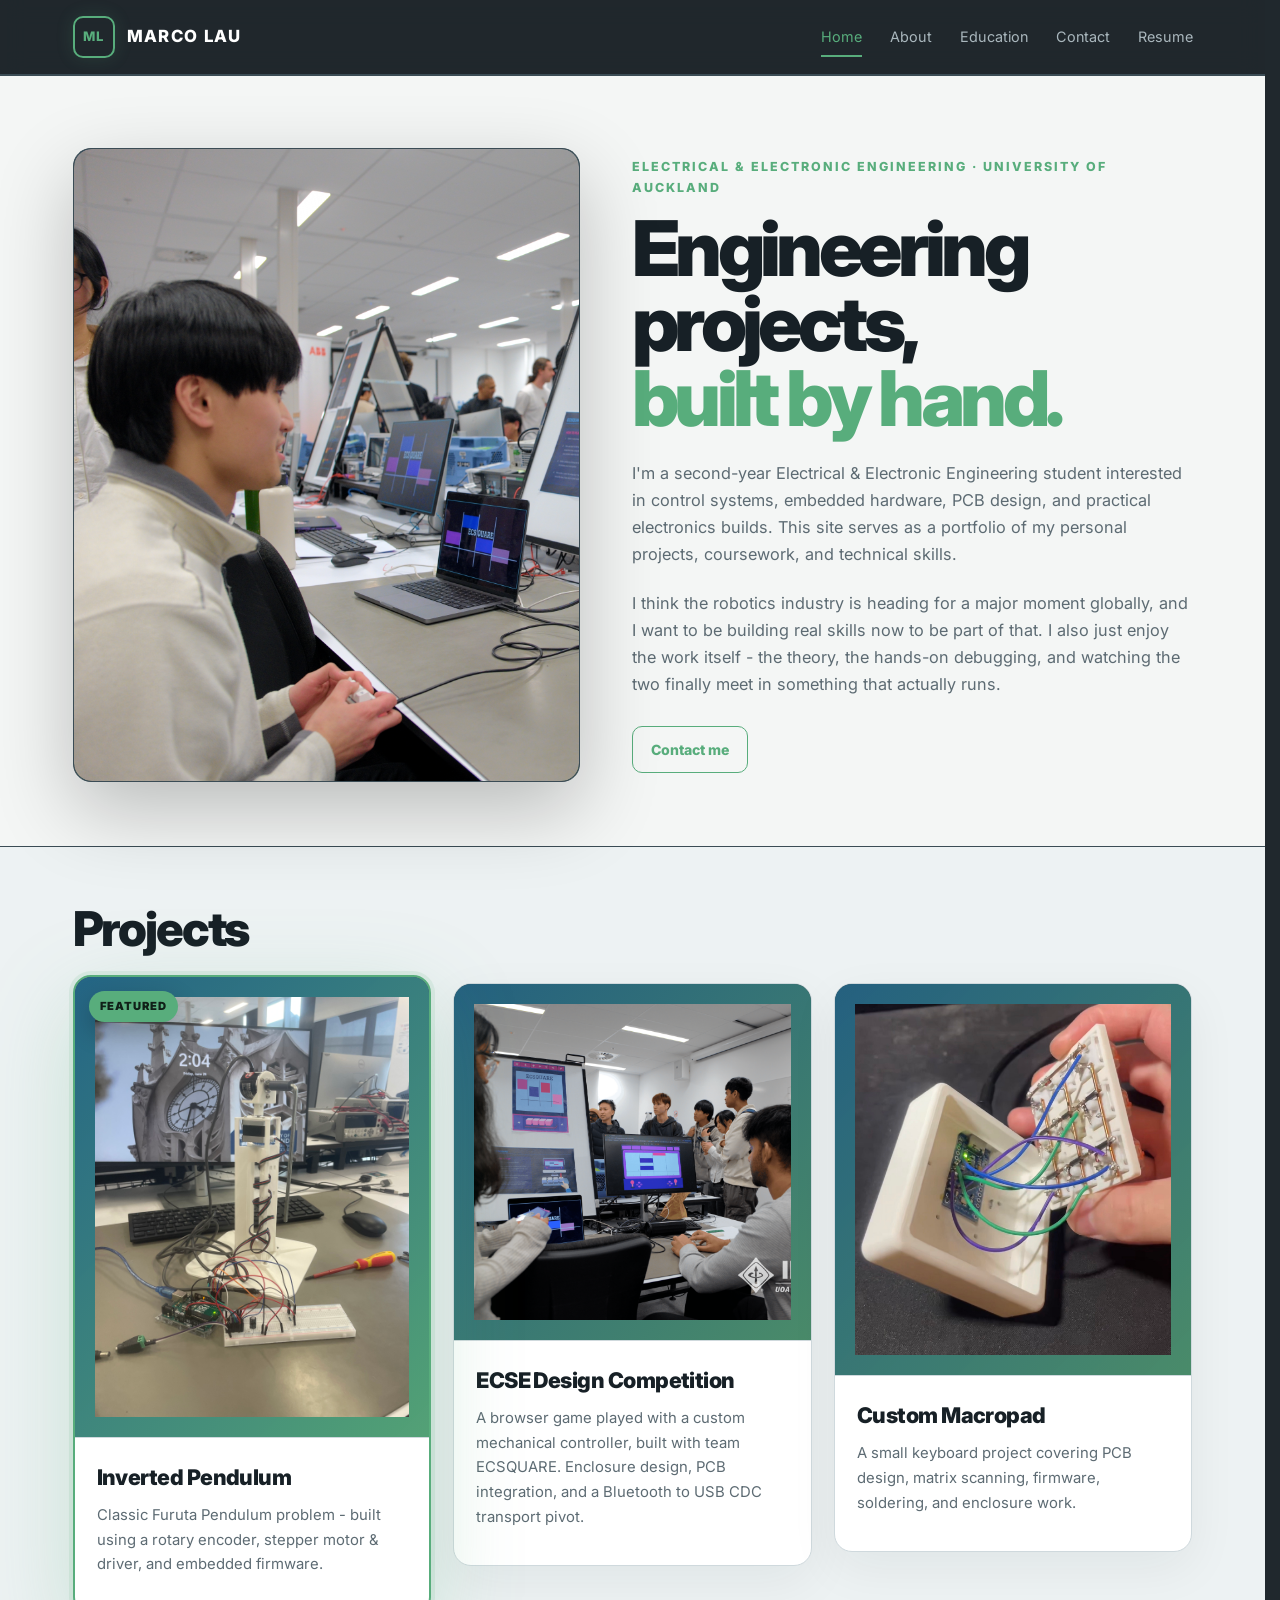
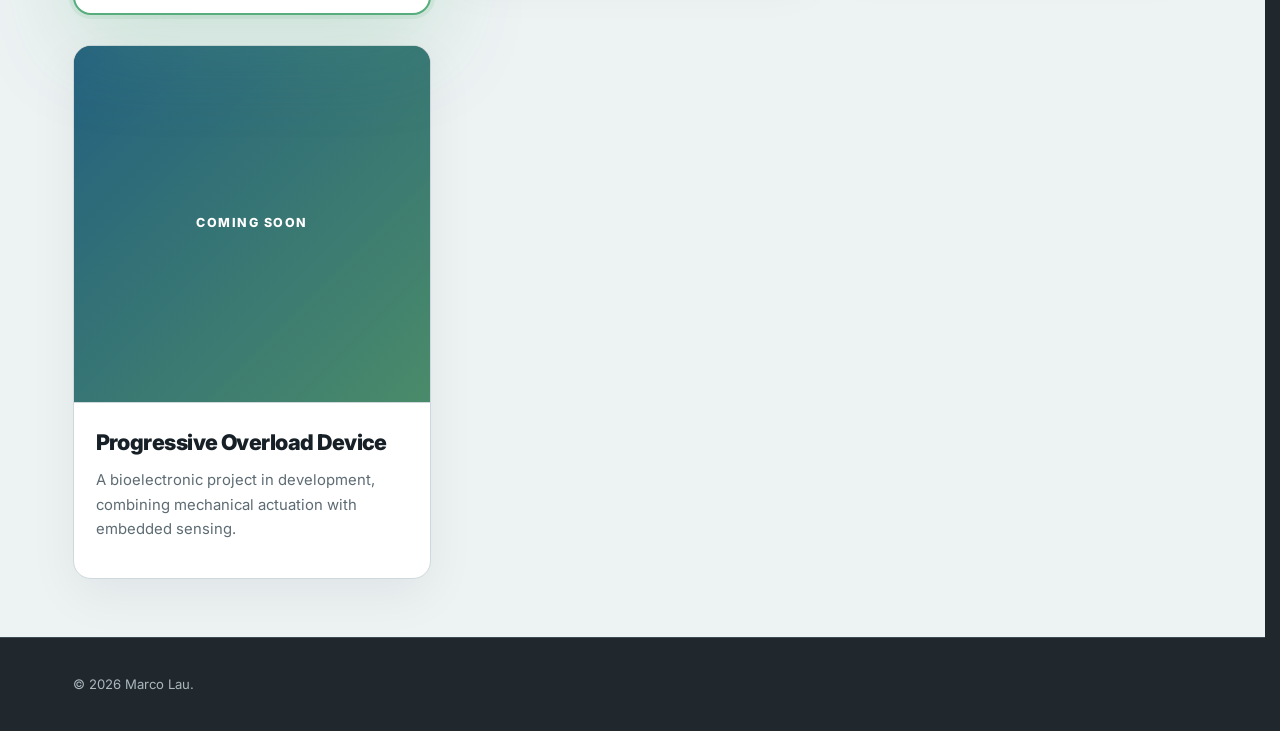
<file: index.html>
<!DOCTYPE html>
<html lang="en">

<head>
  <meta charset="UTF-8">
  <meta name="viewport" content="width=device-width, initial-scale=1.0">
  <title>Marco Lau | Home</title>
  <meta name="description"
    content="Marco Lau — second-year Electrical Engineering student at the University of Auckland. Control systems, embedded firmware, PCB design, and hands-on prototyping.">
  <link rel="preconnect" href="https://fonts.googleapis.com">
  <link rel="preconnect" href="https://fonts.gstatic.com" crossorigin>
  <link
    href="https://fonts.googleapis.com/css2?family=Inter:wght@400;500;600;700&family=Playfair+Display:wght@600;700&display=swap"
    rel="stylesheet">
  <link rel="stylesheet" href="style.css">
</head>

<body>
  <header class="site-header">
    <div class="wrap nav">
      <a class="brand" href="index.html" aria-label="Home">
        <span class="brand-mark">ML</span>
        <span>Marco Lau</span>
      </a>
      <nav class="nav-links" aria-label="Main navigation">
        <a class="active" href="index.html">Home</a>
        <a href="about.html">About</a>
        <a href="education.html">Education</a>
        <a href="contact.html">Contact</a>
        <a href="resume.html">Resume</a>
      </nav>
    </div>
  </header>

  <main>
    <section class="hero">
      <div class="wrap hero-grid">
        <div class="hero-photo">
          <img src="ECSE_Design_Comp_21.png" alt="Me at the ECSE Design Competition">
        </div>
        <div>
          <div class="kicker">Electrical & Electronic Engineering · University of Auckland</div>
          <h1>Engineering projects, <span>built by hand.</span></h1>
          <p class="intro">
            I'm a second-year Electrical & Electronic Engineering student interested in control systems,
            embedded hardware, PCB design, and practical electronics builds. This site serves as a
            portfolio of my personal projects, coursework, and technical skills.
          </p>
          <p class="intro">
            I think the robotics industry is heading for a major moment globally, and I want
            to be building real skills now to be part of that. I also just enjoy the work itself -
            the theory, the hands-on debugging, and watching the two finally meet in something
            that actually runs.
          </p>
          <div class="quick-links">
            <a class="button secondary" href="contact.html">Contact me</a>
          </div>
        </div>
      </div>
    </section>

    <section>
      <div class="wrap">
        <div class="section-title">
          <h2>Projects</h2>
        </div>
        <div class="project-grid">
          <a class="project-card-link" href="rotary-pendulum.html">
            <article class="project-card highlighted-project">
              <div class="project-image"><span class="featured-label">Featured</span><img src="MainFurutaPic.jpg"
                  alt="Furuta pendulum project"></div>
              <div class="project-body">
                <h3>Inverted Pendulum</h3>
                <p>
                  Classic Furuta Pendulum problem - built using a rotary encoder, stepper motor & driver, and embedded
                  firmware.
                </p>

              </div>
            </article>
          </a>
          <a class="project-card-link" href="ecse-design-comp.html">
            <article class="project-card">
              <div class="project-image"><img src="ECSE_Design_Comp_34 (1).png" alt="ECSE Design Competition project"></div>
              <div class="project-body">
                <h3>ECSE Design Competition</h3>
                <p>
                  A browser game played with a custom mechanical controller, built with team ECSQUARE.
                  Enclosure design, PCB integration, and a Bluetooth to USB CDC transport pivot.
                </p>

              </div>
            </article>
          </a>
          <a class="project-card-link" href="macropad.html">
            <article class="project-card">
              <div class="project-image"><img src="MacroPad1.png" alt="Furuta pendulum project"></div>
              <div class="project-body">
                <h3>Custom Macropad</h3>
                <p>A small keyboard project covering PCB design, matrix scanning,
                  firmware, soldering, and enclosure work.</p>

              </div>
            </article>
          </a>
          <a class="project-card-link" href="overload-device.html">
            <article class="project-card">
              <div class="project-image">coming soon</div>
              <div class="project-body">
                <h3>Progressive Overload Device</h3>
                <p>A bioelectronic project in development, combining mechanical actuation with embedded sensing.</p>

              </div>
            </article>
          </a>
        </div>
      </div>
    </section>
  </main>

  <footer>
    <div class="wrap">
      <p class="small-print">© 2026 Marco Lau.</p>
    </div>
  </footer>
</body>

</html>
</file>
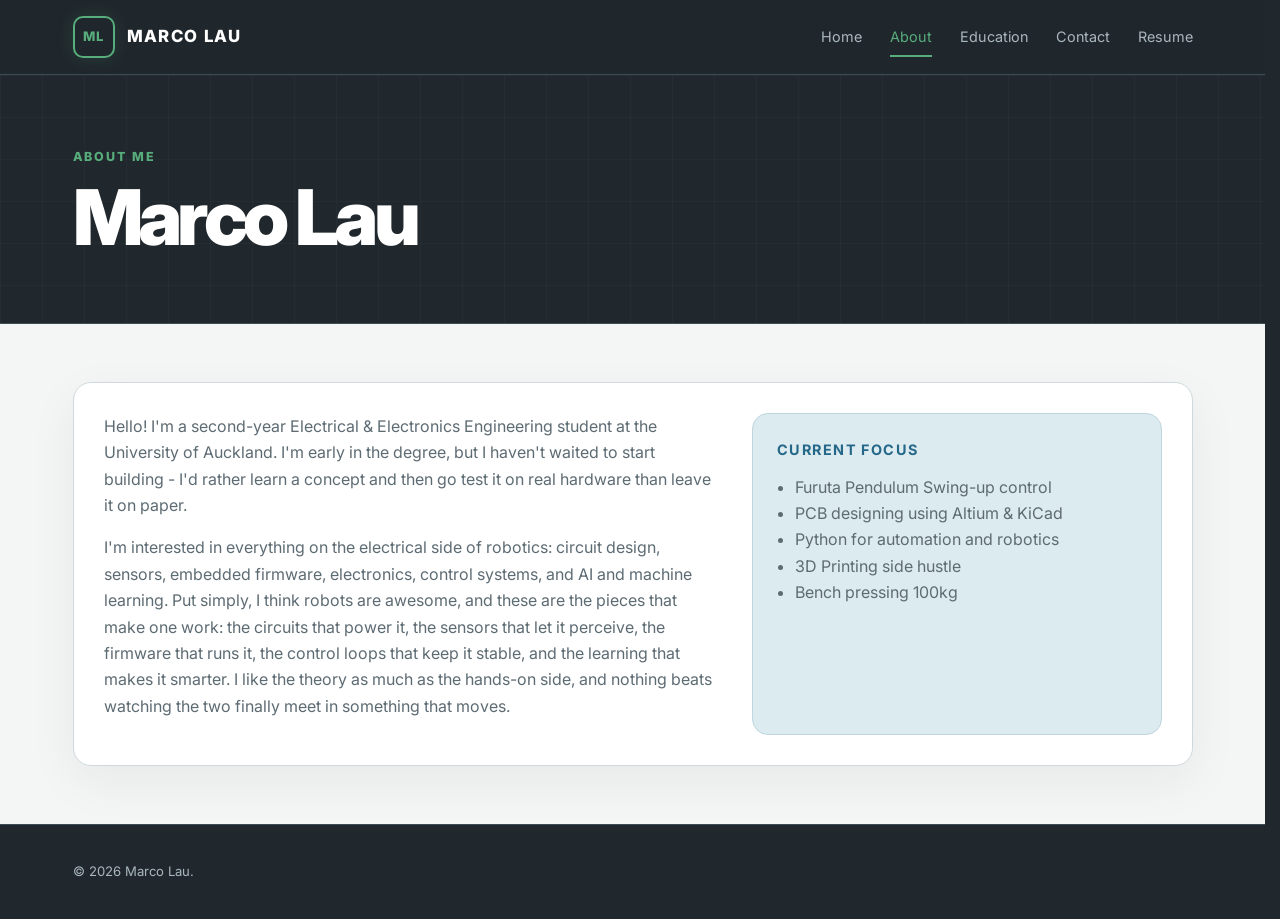
<file: about.html>
<!DOCTYPE html>
<html lang="en">

<head>
  <meta charset="UTF-8">
  <meta name="viewport" content="width=device-width, initial-scale=1.0">
  <title>Marco Lau | About</title>
  <meta name="description"
    content="About Marco Lau — second-year Electrical Engineering student at the University of Auckland, building in control systems, embedded hardware, PCB design, and mechanical prototyping.">
  <link rel="preconnect" href="https://fonts.googleapis.com">
  <link rel="preconnect" href="https://fonts.gstatic.com" crossorigin>
  <link
    href="https://fonts.googleapis.com/css2?family=Inter:wght@400;500;600;700&family=Playfair+Display:wght@600;700&display=swap"
    rel="stylesheet">
  <link rel="stylesheet" href="style.css">
</head>

<body>
  <header class="site-header">
    <div class="wrap nav">
      <a class="brand" href="index.html" aria-label="Home">
        <span class="brand-mark">ML</span>
        <span>Marco Lau</span>
      </a>
      <nav class="nav-links" aria-label="Main navigation">
        <a href="index.html">Home</a>
        <a class="active" href="about.html">About</a>
        <a href="education.html">Education</a>
        <a href="contact.html">Contact</a>
        <a href="resume.html">Resume</a>
      </nav>
    </div>
  </header>

  <main>
    <div class="wrap page-title">
      <div class="kicker">About me</div>
      <h1>Marco Lau<span></span></h1>
    </div>

    <section>
      <div class="wrap">
        <div class="about-card">
          <div>
            <p>
              Hello! I'm a second-year Electrical & Electronics Engineering student at the University of Auckland.
              I'm early in the degree, but I haven't waited to start building - I'd rather learn
              a concept and then go test it on real hardware than leave it on paper.
            </p>
            <p>
              I'm interested in everything on the electrical side of robotics:
              circuit design, sensors, embedded firmware,
              electronics, control systems, and AI and machine learning.
              Put simply, I think robots are awesome, and these are the pieces that make one work: the circuits that power it,
              the sensors that let it perceive, the firmware that runs it, the control loops that keep it stable, and
              the learning that makes it smarter. I like the theory as much as the hands-on side, and nothing beats
              watching the two finally meet in something that moves.


            </p>
            <p>

            </p>
          </div>
          <aside class="side-note">
            <h3>Current focus</h3>
            <ul>
              <li>Furuta Pendulum Swing-up control</li>
              <li>PCB designing using Altium & KiCad</li>
              <li>Python for automation and robotics</li>
              <li>3D Printing side hustle</li>
              <li>Bench pressing 100kg</li>
            </ul>
          </aside>
        </div>
      </div>
    </section>
  </main>

  <footer>
    <div class="wrap">
      <p class="small-print">© 2026 Marco Lau.</p>
    </div>
  </footer>
</body>

</html>
</file>
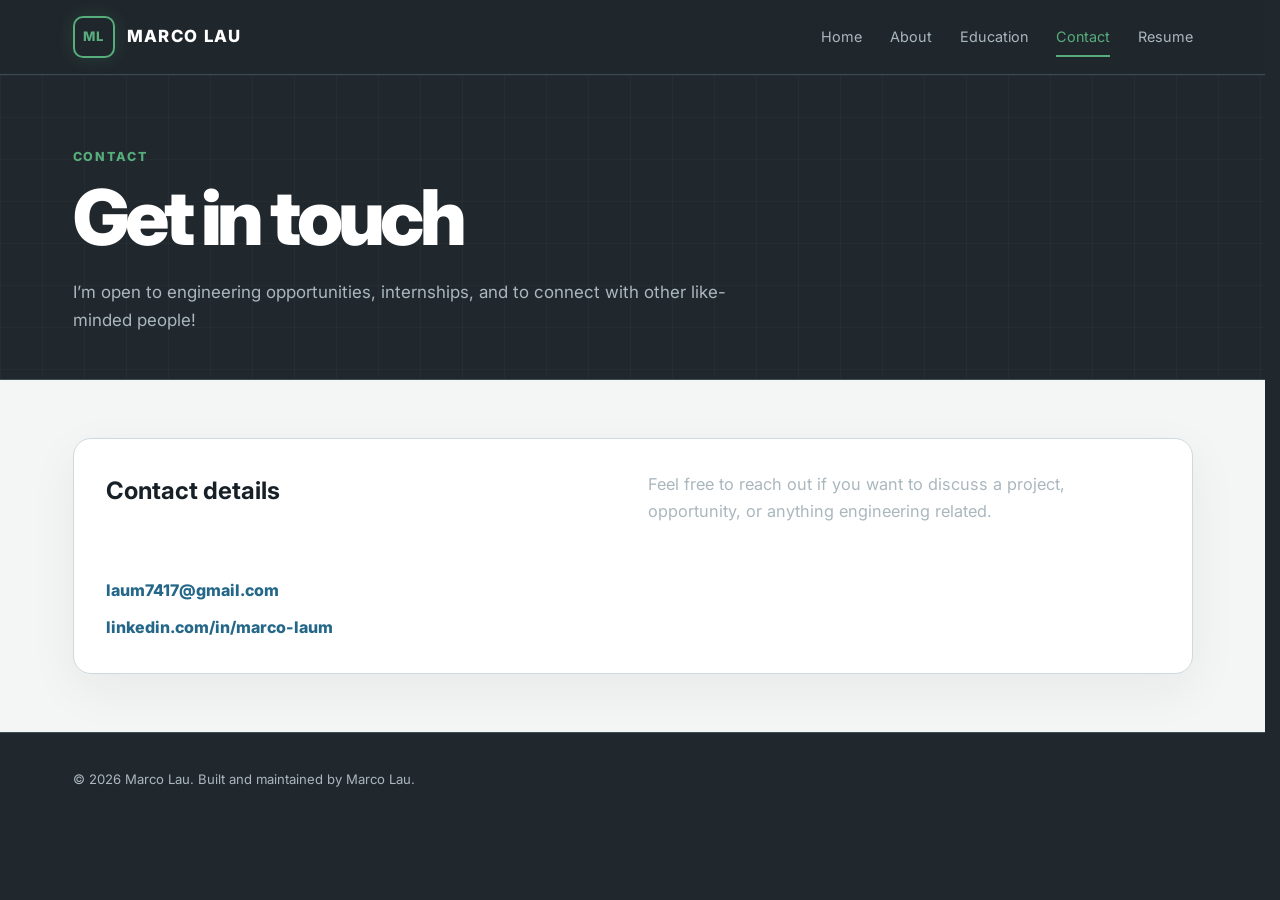
<file: contact.html>
<!DOCTYPE html>
<html lang="en">
<head>
  <meta charset="UTF-8">
  <meta name="viewport" content="width=device-width, initial-scale=1.0">
  <title>Marco Lau | Contact</title>
  <meta name="description" content="Contact Marco Lau for project links, internships, or engineering opportunities.">

  <link rel="preconnect" href="https://fonts.googleapis.com">
  <link rel="preconnect" href="https://fonts.gstatic.com" crossorigin>
  <link href="https://fonts.googleapis.com/css2?family=Inter:wght@400;500;600;700&family=Playfair+Display:wght@600;700&display=swap" rel="stylesheet">

  <link rel="stylesheet" href="style.css">
</head>

<body>
  <header class="site-header">
    <div class="wrap nav">
      <a class="brand" href="index.html" aria-label="Home">
        <span class="brand-mark">ML</span>
        <span>Marco Lau</span>
      </a>

      <nav class="nav-links" aria-label="Main navigation">
        <a href="index.html">Home</a>
        <a href="about.html">About</a>
        <a href="education.html">Education</a>
        <a class="active" href="contact.html">Contact</a>
        <a href="resume.html">Resume</a>
      </nav>
    </div>
  </header>

  <main>
    <div class="wrap page-title">
      <div class="kicker">Contact</div>
      <h1>Get in touch</h1>
      <p>
        I’m open to engineering opportunities, internships, and to connect with other like-minded people!
      </p>
    </div>

    <section>
      <div class="wrap">
        <div class="contact-grid">

          <div class="contact-panel">
            <h2>Contact details</h2>
            <p class="intro">
              Feel free to reach out if you want to discuss a project, opportunity,
              or anything engineering related.
            </p>

            <div class="contact-links">
              <a href="mailto:laum7417@gmail.com">laum7417@gmail.com</a>
              <a href="https://linkedin.com/in/marco-laum" target="_blank" rel="noopener">
                linkedin.com/in/marco-laum
              </a>
            </div>
          </div>


        </div>
      </div>
    </section>
  </main>

  <footer>
    <div class="wrap">
      <p class="small-print">© 2026 Marco Lau. Built and maintained by Marco Lau.</p>
    </div>
  </footer>

  <script>
    function sendEmail(event) {
      event.preventDefault();

      const name = document.getElementById("name").value.trim();
      const email = document.getElementById("email").value.trim();
      const message = document.getElementById("message").value.trim();

      const subject = encodeURIComponent("Portfolio contact from " + name);

      const body = encodeURIComponent(
        "Name: " + name + "\n" +
        "Email: " + email + "\n\n" +
        "Message:\n" + message
      );

      window.location.href = "mailto:laum7417@gmail.com?subject=" + subject + "&body=" + body;
    }
  </script>
</body>
</html>
</file>
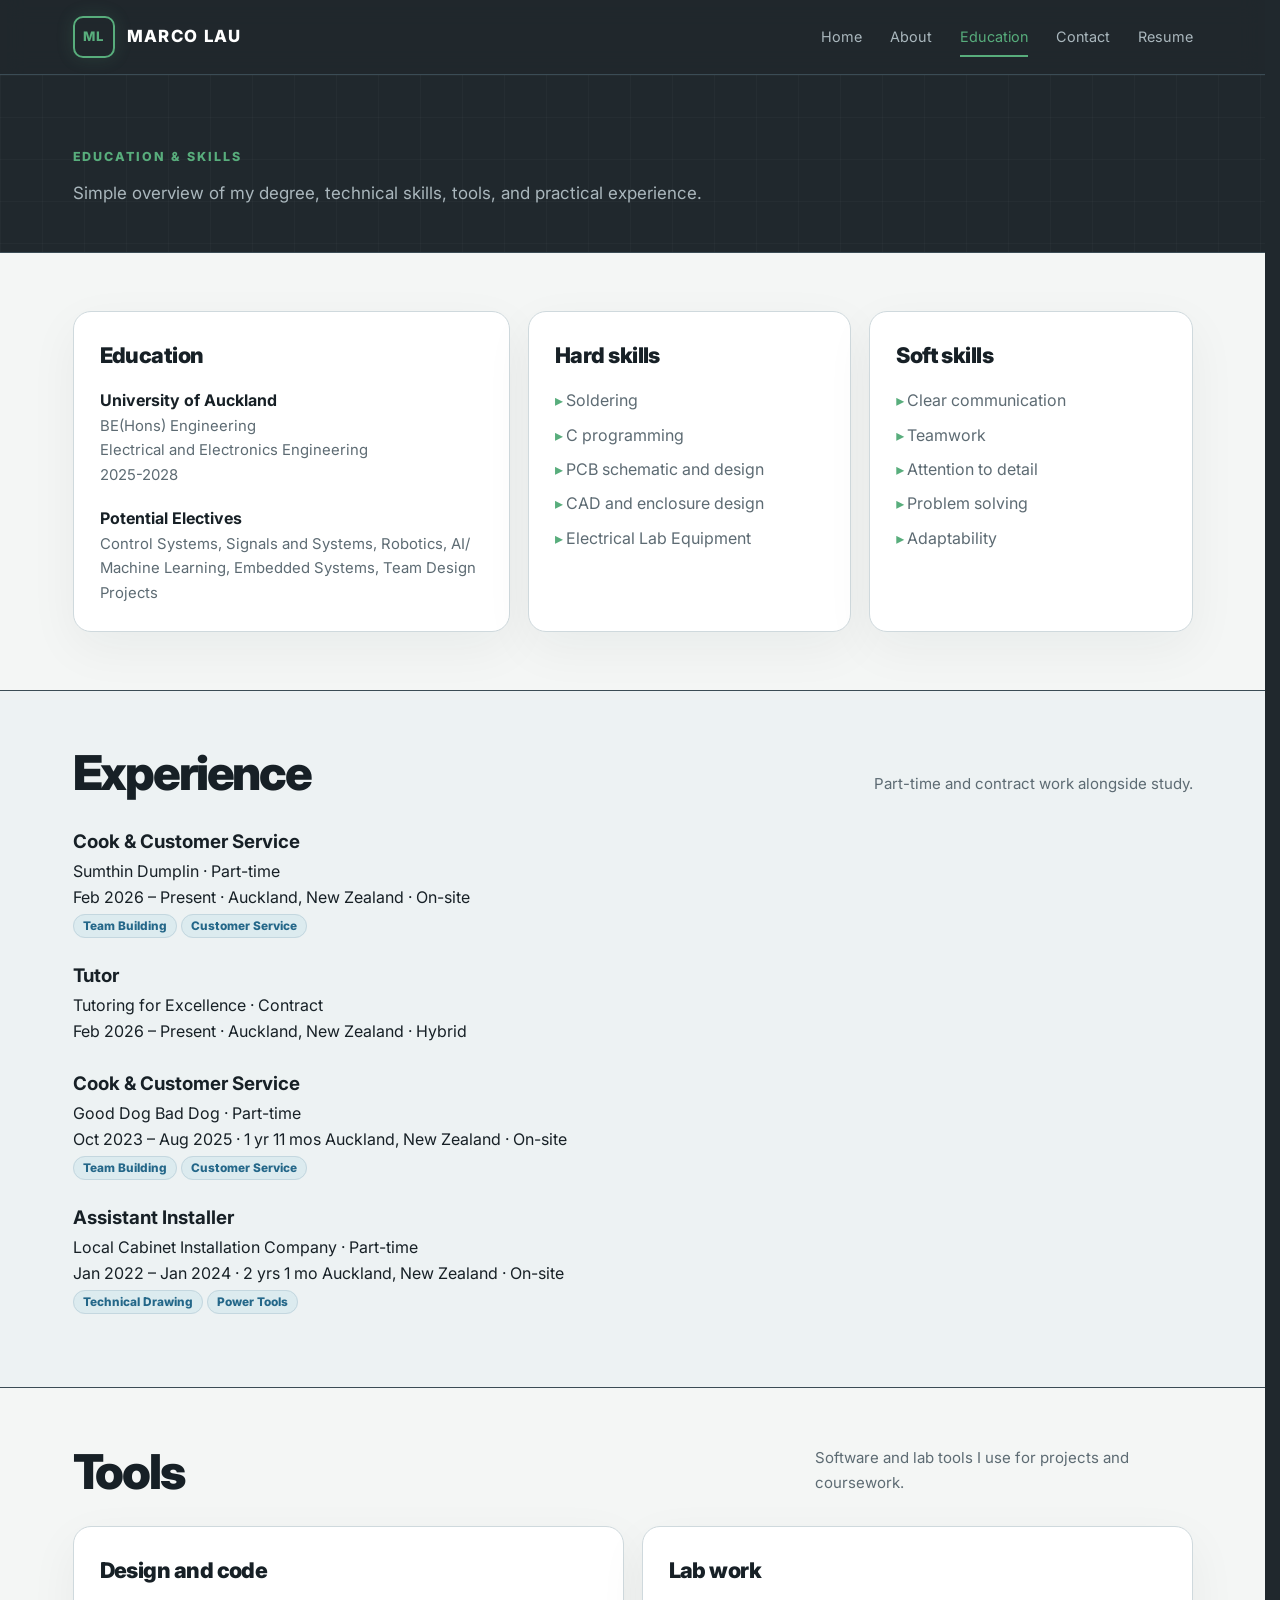
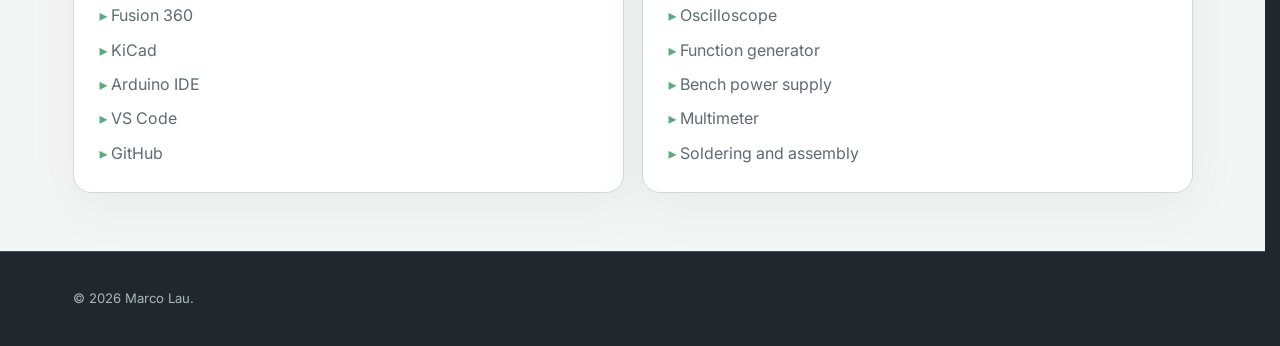
<file: education.html>
<!DOCTYPE html>
<html lang="en">
<head>
<meta charset="UTF-8">
<meta name="viewport" content="width=device-width, initial-scale=1.0">
<title>Marco Lau | Education</title>
<meta name="description" content="Marco Lau education and skills — second-year Electrical Engineering student at the University of Auckland with experience in embedded systems, PCB design, CAD, and prototyping.">
<link rel="preconnect" href="https://fonts.googleapis.com">
<link rel="preconnect" href="https://fonts.gstatic.com" crossorigin>
<link href="https://fonts.googleapis.com/css2?family=Inter:wght@400;500;600;700&family=Playfair+Display:wght@600;700&display=swap" rel="stylesheet">
<link rel="stylesheet" href="style.css">
</head>
<body>
  <header class="site-header">
    <div class="wrap nav">
      <a class="brand" href="index.html" aria-label="Home">
        <span class="brand-mark">ML</span>
        <span>Marco Lau</span>
      </a>
      <nav class="nav-links" aria-label="Main navigation">
        <a href="index.html">Home</a>
        <a href="about.html">About</a>
        <a class="active" href="education.html">Education</a>
        <a href="contact.html">Contact</a>
        <a href="resume.html">Resume</a>
      </nav>
    </div>
  </header>

  <main>
    <div class="wrap page-title">
      <div class="kicker">Education & skills</div>
      <p>Simple overview of my degree, technical skills, tools, and practical experience.</p>
    </div>

    <section>
      <div class="wrap">
        <div class="info-grid">
          <article class="info-card">
            <h3>Education</h3>
            <div class="entry">
              <strong>University of Auckland</strong>
              <span>BE(Hons) Engineering</span>
              <span>Electrical and Electronics Engineering</span>
              <span>2025-2028</span>
            </div>
            <div class="entry">
              <strong>Potential Electives</strong>
              <span>Control Systems, Signals and Systems, Robotics, AI/ Machine Learning, Embedded Systems, Team Design Projects</span>
            </div>
          </article>
          <article class="info-card">
            <h3>Hard skills</h3>
            <ul class="plain-list">
              <li>Soldering</li>
              <li>C programming</li>
              <li>PCB schematic and design</li>
              <li>CAD and enclosure design</li>
              <li>Electrical Lab Equipment</li>
            </ul>
          </article>
          <article class="info-card">
            <h3>Soft skills</h3>
            <ul class="plain-list">
              <li>Clear communication</li>
              <li>Teamwork</li>
              <li>Attention to detail</li>
              <li>Problem solving</li>
              <li>Adaptability</li>
            </ul>
          </article>
        </div>
      </div>
    </section>

    <section>
      <div class="wrap">
        <div class="section-title">
          <h2>Experience</h2>
          <p>Part-time and contract work alongside study.</p>
        </div>
        <div class="timeline">
          <div class="timeline-item">
            <div class="timeline-body">
              <h3>Cook &amp; Customer Service</h3>
              <span class="timeline-role">Sumthin Dumplin · Part-time</span>
              <div class="timeline-meta">
                <span>Feb 2026 – Present · </span>
                <span>Auckland, New Zealand · On-site</span>
              </div>
              <div class="timeline-skills">
                <span class="tag">Team Building</span>
                <span class="tag">Customer Service</span>
              </div>
            </div>
          </div>
          <div class="timeline-item">
            <div class="timeline-body">
              <h3>Tutor</h3>
              <span class="timeline-role">Tutoring for Excellence · Contract</span>
              <div class="timeline-meta">
                <span>Feb 2026 – Present ·</span>
                <span>Auckland, New Zealand · Hybrid</span>
              </div>
            </div>
          </div>
          <div class="timeline-item">
            <div class="timeline-body">
              <h3>Cook &amp; Customer Service</h3>
              <span class="timeline-role">Good Dog Bad Dog · Part-time</span>
              <div class="timeline-meta">
                <span>Oct 2023 – Aug 2025 · 1 yr 11 mos</span>
                <span>Auckland, New Zealand · On-site</span>
              </div>
              <div class="timeline-skills">
                <span class="tag">Team Building</span>
                <span class="tag">Customer Service</span>
              </div>
            </div>
          </div>
          <div class="timeline-item">
            <div class="timeline-body">
              <h3>Assistant Installer</h3>
              <span class="timeline-role">Local Cabinet Installation Company · Part-time</span>
              <div class="timeline-meta">
                <span>Jan 2022 – Jan 2024 · 2 yrs 1 mo</span>
                <span>Auckland, New Zealand · On-site</span>
              </div>
              <div class="timeline-skills">
                <span class="tag">Technical Drawing</span>
                <span class="tag">Power Tools</span>
              </div>
            </div>
          </div>
        </div>
      </div>
    </section>

    <section>
      <div class="wrap">
        <div class="section-title">
          <h2>Tools</h2>
          <p>Software and lab tools I use for projects and coursework.</p>
        </div>
        <div class="info-grid two">
          <article class="info-card">
            <h3>Design and code</h3>
            <ul class="plain-list">
              <li>Fusion 360</li>
              <li>KiCad</li>
              <li>Arduino IDE</li>
              <li>VS Code</li>
              <li>GitHub</li>
            </ul>
          </article>
          <article class="info-card">
            <h3>Lab work</h3>
            <ul class="plain-list">
              <li>Oscilloscope</li>
              <li>Function generator</li>
              <li>Bench power supply</li>
              <li>Multimeter</li>
              <li>Soldering and assembly</li>
            </ul>
          </article>
        </div>
      </div>
    </section>
  </main>

  <footer>
    <div class="wrap">
      <p class="small-print">© 2026 Marco Lau.</p>
    </div>
  </footer>
</body>
</html>
</file>
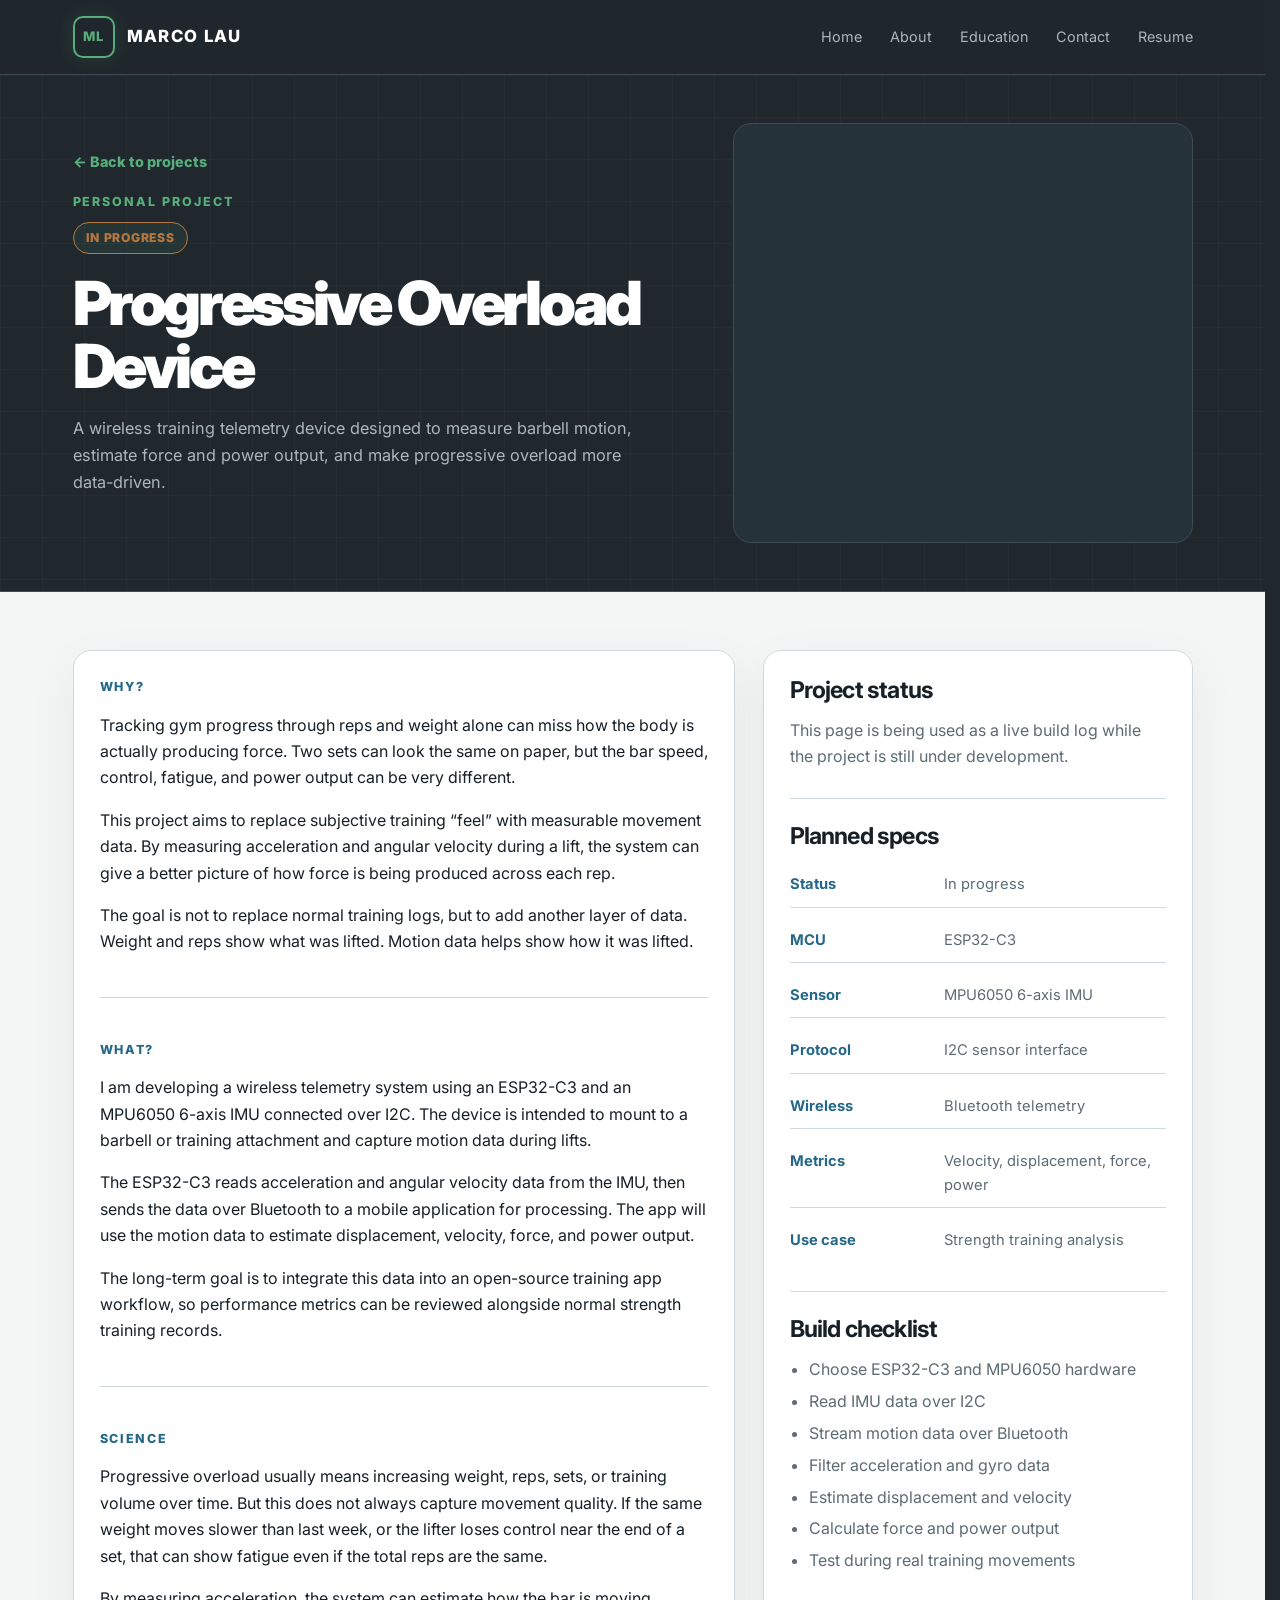
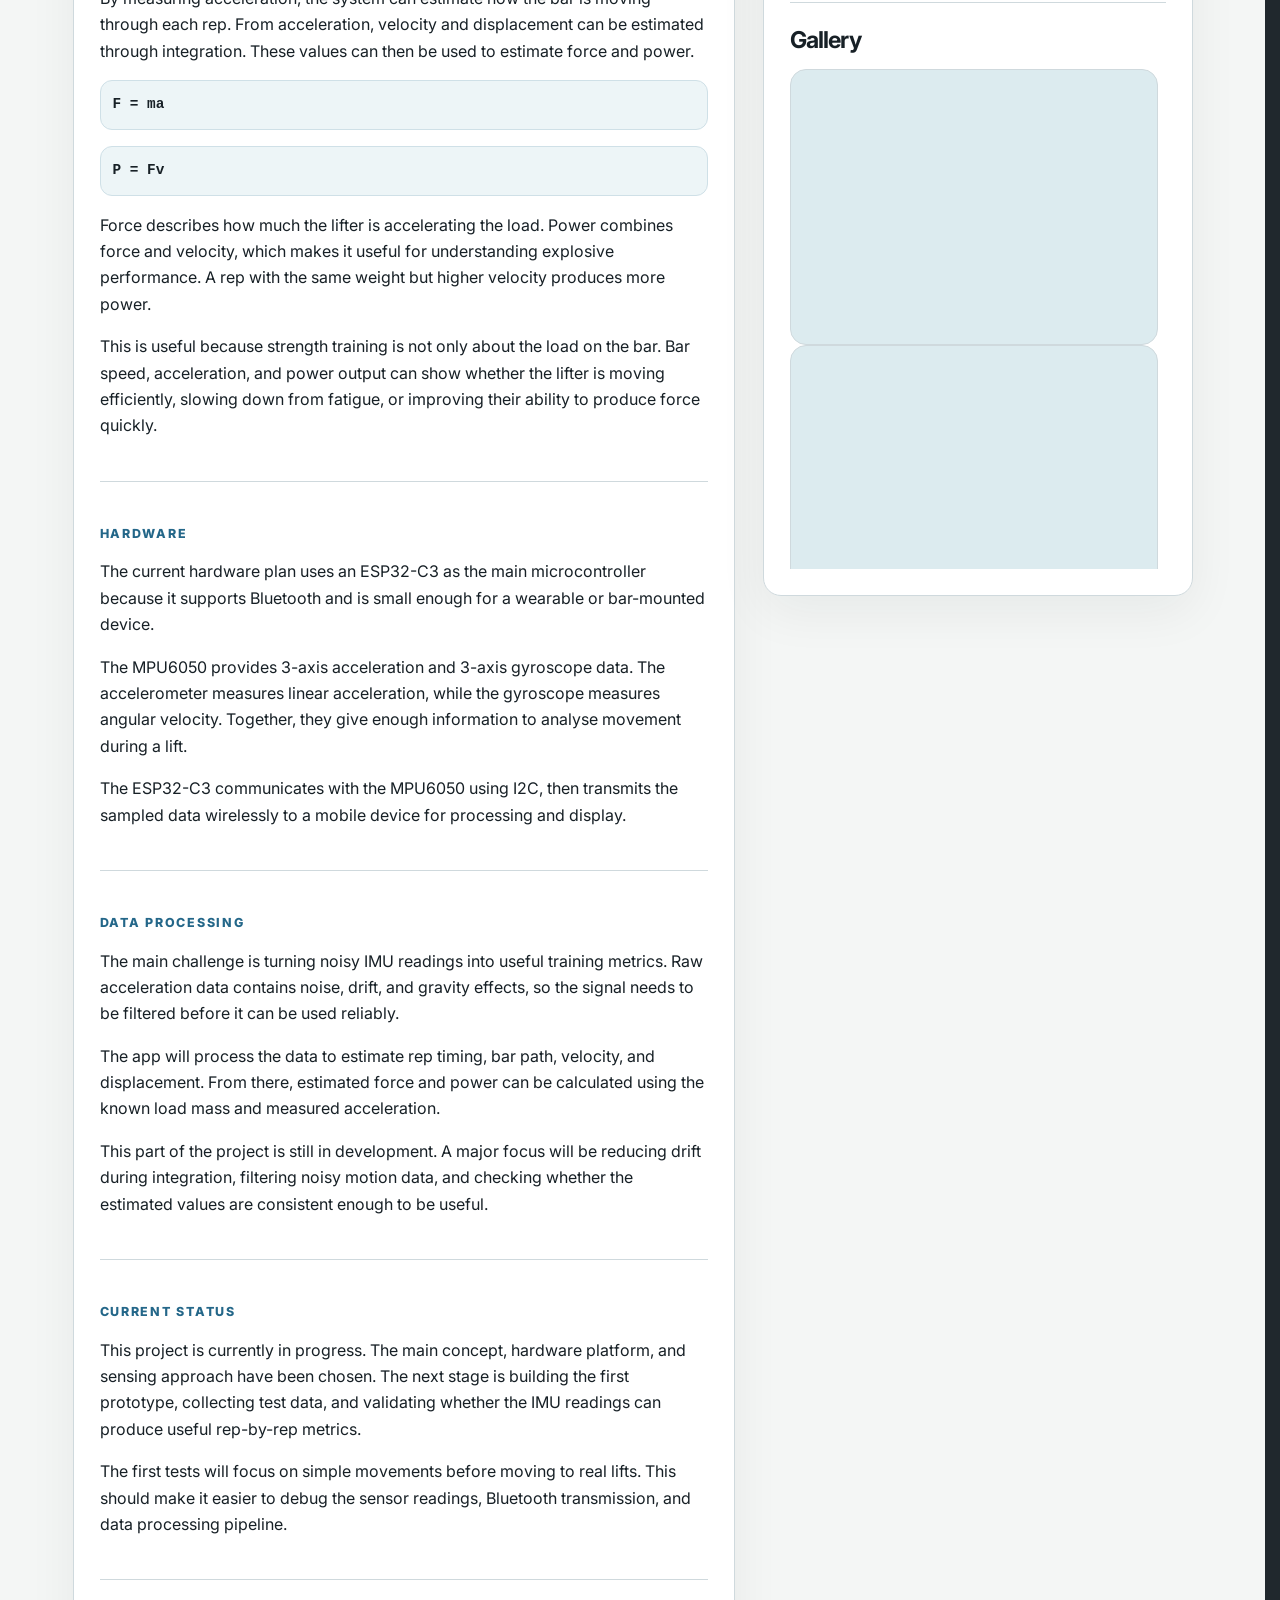
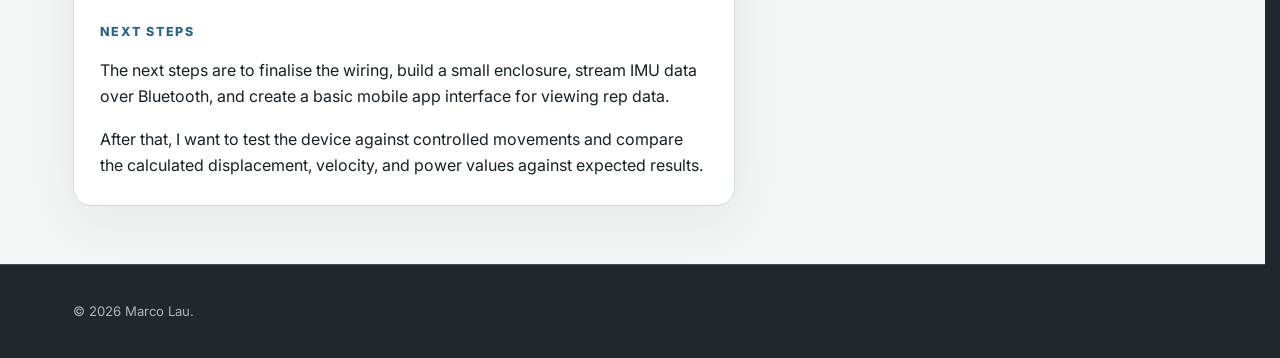
<file: overload-device.html>
<!DOCTYPE html>
<html lang="en">

<head>
  <meta charset="UTF-8">
  <meta name="viewport" content="width=device-width, initial-scale=1.0">
  <title>Marco Lau | Progressive Overload Device</title>
  <meta name="description"
    content="Progressive overload device by Marco Lau — ESP32-C3, MPU6050 IMU, Bluetooth telemetry, force estimation, and gym performance tracking.">

  <link rel="preconnect" href="https://fonts.googleapis.com">
  <link rel="preconnect" href="https://fonts.gstatic.com" crossorigin>
  <link
    href="https://fonts.googleapis.com/css2?family=Inter:wght@400;500;600;700&family=Playfair+Display:wght@600;700&display=swap"
    rel="stylesheet">
  <link rel="stylesheet" href="style.css">
</head>

<body>
  <header class="site-header">
    <div class="wrap nav">
      <a class="brand" href="index.html" aria-label="Home">
        <span class="brand-mark">ML</span>
        <span>Marco Lau</span>
      </a>

      <nav class="nav-links" aria-label="Main navigation">
        <a href="index.html">Home</a>
        <a href="about.html">About</a>
        <a href="education.html">Education</a>
        <a href="contact.html">Contact</a>
        <a href="resume.html">Resume</a>
      </nav>
    </div>
  </header>

  <main>
    <div class="wrap project-hero project-hero-split">
      <div class="project-hero-text">
        <a class="back-link" href="projects.html">&larr; Back to projects</a>

        <div class="kicker">Personal project</div>

        <div class="status-row">
          <span class="status-chip" style="border-color:#b5773f;color:#b5773f;">In progress</span>
        </div>

        <h1>Progressive Overload Device</h1>

        <p class="intro">
          A wireless training telemetry device designed to measure barbell motion,
          estimate force and power output, and make progressive overload more data-driven.
        </p>

      </div>

      <div class="project-hero-image image-hero">
        <div class="photo-placeholder">
        </div>
      </div>
    </div>

    <section>
      <div class="wrap">
        <div class="project-detail-layout">
          <article class="project-main-card">
            <div class="build-log">

              <div class="build-log-step">
                <div class="build-log-label">Why?</div>
                <div class="build-log-content">
                  <p>
                    Tracking gym progress through reps and weight alone can miss how the body is
                    actually producing force. Two sets can look the same on paper, but the bar speed,
                    control, fatigue, and power output can be very different.
                  </p>

                  <p>
                    This project aims to replace subjective training “feel” with measurable movement
                    data. By measuring acceleration and angular velocity during a lift, the system can
                    give a better picture of how force is being produced across each rep.
                  </p>

                  <p>
                    The goal is not to replace normal training logs, but to add another layer of data.
                    Weight and reps show what was lifted. Motion data helps show how it was lifted.
                  </p>
                </div>
              </div>

              <div class="build-log-step">
                <div class="build-log-label">What?</div>
                <div class="build-log-content">
                  <p>
                    I am developing a wireless telemetry system using an ESP32-C3 and an MPU6050
                    6-axis IMU connected over I2C. The device is intended to mount to a barbell or
                    training attachment and capture motion data during lifts.
                  </p>

                  <p>
                    The ESP32-C3 reads acceleration and angular velocity data from the IMU, then sends
                    the data over Bluetooth to a mobile application for processing. The app will use
                    the motion data to estimate displacement, velocity, force, and power output.
                  </p>

                  <p>
                    The long-term goal is to integrate this data into an open-source training app
                    workflow, so performance metrics can be reviewed alongside normal strength
                    training records.
                  </p>
                </div>
              </div>

              <div class="build-log-step">
                <div class="build-log-label">Science</div>
                <div class="build-log-content">
                  <p>
                    Progressive overload usually means increasing weight, reps, sets, or training
                    volume over time. But this does not always capture movement quality. If the same
                    weight moves slower than last week, or the lifter loses control near the end of a
                    set, that can show fatigue even if the total reps are the same.
                  </p>

                  <p>
                    By measuring acceleration, the system can estimate how the bar is moving through
                    each rep. From acceleration, velocity and displacement can be estimated through
                    integration. These values can then be used to estimate force and power.
                  </p>

                  <p class="equation">
                    F = ma
                  </p>

                  <p class="equation">
                    P = Fv
                  </p>

                  <p>
                    Force describes how much the lifter is accelerating the load. Power combines force
                    and velocity, which makes it useful for understanding explosive performance. A rep
                    with the same weight but higher velocity produces more power.
                  </p>

                  <p>
                    This is useful because strength training is not only about the load on the bar.
                    Bar speed, acceleration, and power output can show whether the lifter is moving
                    efficiently, slowing down from fatigue, or improving their ability to produce force
                    quickly.
                  </p>
                </div>
              </div>

              <div class="build-log-step">
                <div class="build-log-label">Hardware</div>
                <div class="build-log-content">
                  <p>
                    The current hardware plan uses an ESP32-C3 as the main microcontroller because it
                    supports Bluetooth and is small enough for a wearable or bar-mounted device.
                  </p>

                  <p>
                    The MPU6050 provides 3-axis acceleration and 3-axis gyroscope data. The accelerometer
                    measures linear acceleration, while the gyroscope measures angular velocity. Together,
                    they give enough information to analyse movement during a lift.
                  </p>

                  <p>
                    The ESP32-C3 communicates with the MPU6050 using I2C, then transmits the sampled data
                    wirelessly to a mobile device for processing and display.
                  </p>
                </div>
              </div>

              <div class="build-log-step">
                <div class="build-log-label">Data processing</div>
                <div class="build-log-content">
                  <p>
                    The main challenge is turning noisy IMU readings into useful training metrics. Raw
                    acceleration data contains noise, drift, and gravity effects, so the signal needs to
                    be filtered before it can be used reliably.
                  </p>

                  <p>
                    The app will process the data to estimate rep timing, bar path, velocity, and
                    displacement. From there, estimated force and power can be calculated using the known
                    load mass and measured acceleration.
                  </p>

                  <p>
                    This part of the project is still in development. A major focus will be reducing
                    drift during integration, filtering noisy motion data, and checking whether the
                    estimated values are consistent enough to be useful.
                  </p>
                </div>
              </div>

              <div class="build-log-step">
                <div class="build-log-label">Current status</div>
                <div class="build-log-content">
                  <p>
                    This project is currently in progress. The main concept, hardware platform, and
                    sensing approach have been chosen. The next stage is building the first prototype,
                    collecting test data, and validating whether the IMU readings can produce useful
                    rep-by-rep metrics.
                  </p>

                  <p>
                    The first tests will focus on simple movements before moving to real lifts. This
                    should make it easier to debug the sensor readings, Bluetooth transmission, and data
                    processing pipeline.
                  </p>
                </div>
              </div>

              <div class="build-log-step">
                <div class="build-log-label">Next steps</div>
                <div class="build-log-content">
                  <p>
                    The next steps are to finalise the wiring, build a small enclosure, stream IMU data
                    over Bluetooth, and create a basic mobile app interface for viewing rep data.
                  </p>

                  <p>
                    After that, I want to test the device against controlled movements and compare the
                    calculated displacement, velocity, and power values against expected results.
                  </p>
                </div>
              </div>

            </div>
          </article>

          <aside class="project-side-card">
            <h2>Project status</h2>

            <p>
              This page is being used as a live build log while the project is still under development.
            </p>

            <div class="side-specs">
              <h2>Planned specs</h2>

              <div class="specs-list">
                <div class="spec-row"><strong>Status</strong><span>In progress</span></div>
                <div class="spec-row"><strong>MCU</strong><span>ESP32-C3</span></div>
                <div class="spec-row"><strong>Sensor</strong><span>MPU6050 6-axis IMU</span></div>
                <div class="spec-row"><strong>Protocol</strong><span>I2C sensor interface</span></div>
                <div class="spec-row"><strong>Wireless</strong><span>Bluetooth telemetry</span></div>
                <div class="spec-row"><strong>Metrics</strong><span>Velocity, displacement, force, power</span></div>
                <div class="spec-row"><strong>Use case</strong><span>Strength training analysis</span></div>
              </div>
            </div>

            <div class="side-specs">
              <h2>Build checklist</h2>

              <ul>
                <li>Choose ESP32-C3 and MPU6050 hardware</li>
                <li>Read IMU data over I2C</li>
                <li>Stream motion data over Bluetooth</li>
                <li>Filter acceleration and gyro data</li>
                <li>Estimate displacement and velocity</li>
                <li>Calculate force and power output</li>
                <li>Test during real training movements</li>
              </ul>
            </div>

            <div class="side-specs">
              <h2>Gallery</h2>
              <p class="small-gallery-note"></p>

              <div class="side-gallery">
                <div class="gallery-item"></div>
                <div class="gallery-item"></div>
                <div class="gallery-item"></div>
                <div class="gallery-item"></div>
              </div>
            </div>
          </aside>
        </div>
      </div>
    </section>
  </main>

  <footer>
    <div class="wrap">
      <p class="small-print">© 2026 Marco Lau.</p>
    </div>
  </footer>
</body>

</html>
</file>
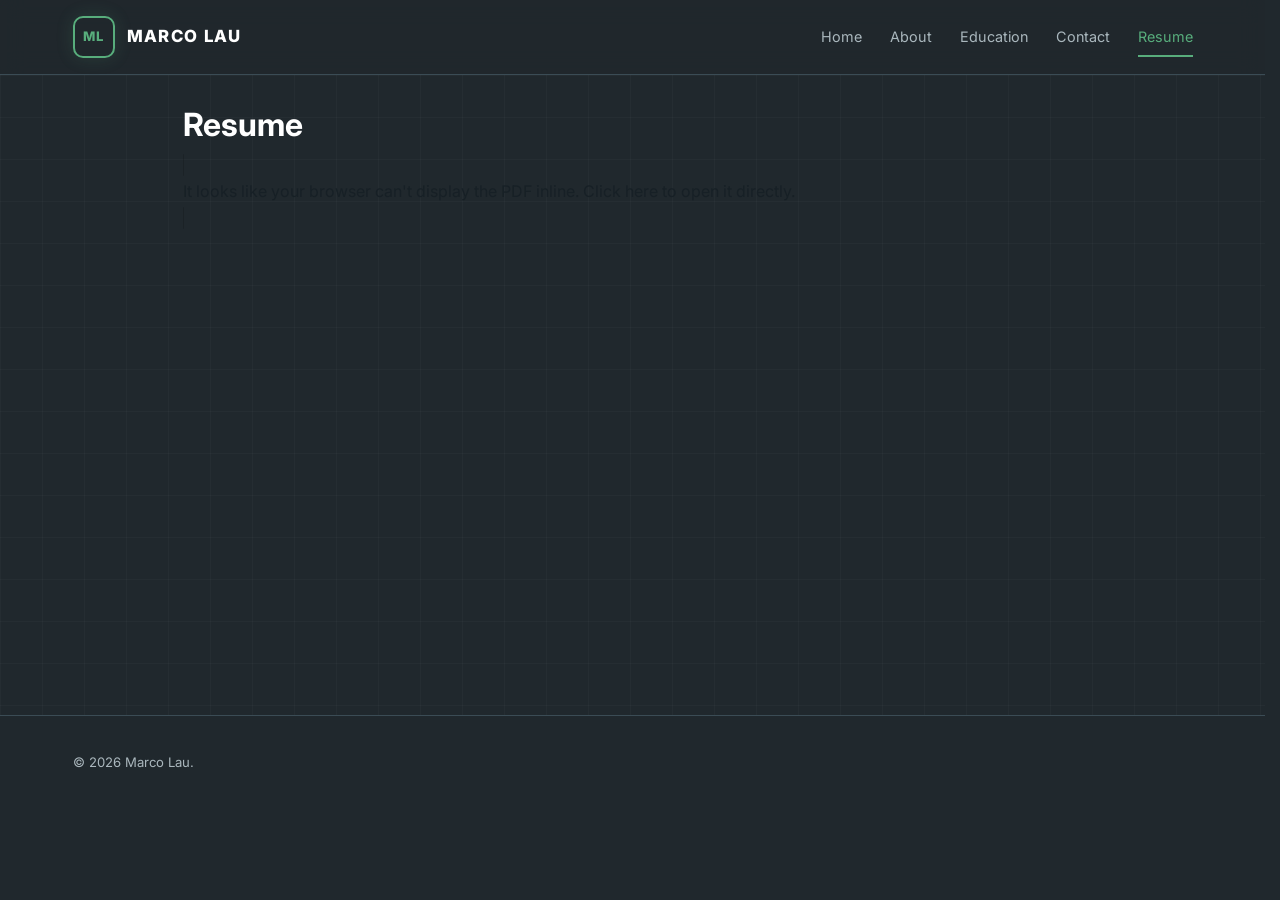
<file: resume.html>
<!DOCTYPE html>
<html lang="en">

<head>
  <meta charset="UTF-8">
  <meta name="viewport" content="width=device-width, initial-scale=1.0">
  <title>Marco Lau | Resume</title>
  <meta name="description" content="Resume for Marco Lau — Electrical and Electronics Engineering student.">

  <link rel="preconnect" href="https://fonts.googleapis.com">
  <link rel="preconnect" href="https://fonts.gstatic.com" crossorigin>
  <link
    href="https://fonts.googleapis.com/css2?family=Inter:wght@400;500;600;700&family=Playfair+Display:wght@600;700&display=swap"
    rel="stylesheet">
  <link rel="stylesheet" href="style.css">

  <style>
    .resume-wrap {
      max-width: 900px;
      margin: 0 auto;
      padding: 24px 0;
    }

    .resume-embed {
      width: 100%;
      height: 90vh;
      border: 1px solid rgba(0, 0, 0, 0.15);
      border-radius: 8px;
      overflow: hidden;
    }

    .resume-wrap h1 {
      color: #ffffff;
    }
  </style>
</head>

<body>
  <header class="site-header">
    <div class="wrap nav">
      <a class="brand" href="index.html" aria-label="Home">
        <span class="brand-mark">ML</span>
        <span>Marco Lau</span>
      </a>

      <nav class="nav-links" aria-label="Main navigation">
        <a href="index.html">Home</a>
        <a href="about.html">About</a>
        <a href="education.html">Education</a>
        <a href="contact.html">Contact</a>
        <a class="active" href="resume.html">Resume</a>
      </nav>
    </div>
  </header>

  <main>
    <div class="wrap resume-wrap">
      <h1>Resume</h1>

      <object class="resume-embed"
        data="Marco_s_Resume_noPh.pdf#toolbar=0&navpanes=0&scrollbar=0&view=FitH"
        type="application/pdf">
        <p>
          It looks like your browser can't display the PDF inline.
          <a href="Marco_s_Resume_noPh.pdf">Click here to open it directly</a>.
        </p>
      </object>
    </div>
  </main>

  <footer>
    <div class="wrap">
      <p class="small-print">© 2026 Marco Lau.</p>
    </div>
  </footer>
</body>

</html>
</file>
<file: style.css>
:root {
  --bg: #20282d;
  --bg-soft: #25323a;
  --panel: #f4f6f5;
  --panel-soft: #ffffff;
  --panel-tint: #e8eef0;

  --ink: #172026;
  --muted: #5d6b73;
  --muted-dark: #aab7bd;

  --line: #cfd9dd;
  --line-dark: #3b4c55;

  --accent: #246789;
  --accent-2: #58ad7c;
  --accent-soft: #dcebef;

  --warning: #d79645;

  --maxw: 1120px;
}

/* ---------- BASE ---------- */

* {
  box-sizing: border-box;
  margin: 0;
  padding: 0;
}

html {
  scroll-behavior: smooth;
}

body {
  font-family: "Inter", system-ui, -apple-system, BlinkMacSystemFont, "Segoe UI", sans-serif;
  background: var(--bg);
  color: var(--ink);
  line-height: 1.65;
}

img {
  max-width: 100%;
  display: block;
}

a {
  color: inherit;
  text-decoration: none;
}

.wrap {
  width: min(var(--maxw), calc(100% - 40px));
  margin: 0 auto;
}

main {
  min-height: calc(100vh - 260px);
  background:
    linear-gradient(rgba(255, 255, 255, 0.025) 1px, transparent 1px),
    linear-gradient(90deg, rgba(255, 255, 255, 0.025) 1px, transparent 1px),
    var(--bg);
  background-size: 42px 42px;
}

/* ---------- HEADER ---------- */

.site-header {
  background: rgba(32, 40, 45, 0.94);
  border-bottom: 1px solid var(--line-dark);
  position: sticky;
  top: 0;
  z-index: 20;
  backdrop-filter: blur(12px);
}

.nav {
  min-height: 74px;
  display: flex;
  align-items: center;
  justify-content: space-between;
  gap: 24px;
}

.brand {
  display: flex;
  align-items: center;
  gap: 12px;
  font-family: "Inter", sans-serif;
  font-size: 1.05rem;
  font-weight: 800;
  letter-spacing: 0.08em;
  text-transform: uppercase;
  color: var(--panel-soft);
}

.brand-mark {
  width: 42px;
  height: 42px;
  border: 2px solid var(--accent-2);
  border-radius: 10px;
  display: grid;
  place-items: center;
  color: var(--accent-2);
  font-family: "Inter", sans-serif;
  font-size: .82rem;
  font-weight: 800;
  box-shadow: 0 0 18px rgba(88, 173, 124, 0.16);
}

.nav-links {
  display: flex;
  align-items: center;
  gap: 28px;
  font-size: .9rem;
  color: var(--muted-dark);
}

.nav-links a {
  position: relative;
}

.nav-links a:hover,
.nav-links a:focus-visible,
.nav-links a.active {
  color: var(--accent-2);
}

.nav-links a.active::after,
.nav-links a:hover::after {
  content: "";
  position: absolute;
  left: 0;
  right: 0;
  bottom: -8px;
  height: 2px;
  background: var(--accent-2);
}

.nav-links a:focus-visible {
  outline: 2px solid var(--accent-2);
  outline-offset: 4px;
}

/* ---------- COMMON TEXT ---------- */

.kicker {
  text-transform: uppercase;
  letter-spacing: .16em;
  color: var(--accent-2);
  font-size: .78rem;
  font-weight: 800;
  margin-bottom: 12px;
}

.intro {
  color: var(--muted-dark);
  max-width: 58ch;
  font-size: 1.02rem;
  margin-bottom: 22px;
}

.small-print {
  color: var(--muted-dark);
  font-size: .82rem;
}

/* ---------- HOME HERO ---------- */

.hero {
  padding: 72px 0 64px;
  color: var(--ink);
  background: var(--panel);
}

.hero h1 {
  color: var(--ink);
}

.hero h1 span {
  color: var(--accent-2);
}

.hero .intro {
  color: var(--muted);
}

.hero-grid {
  display: grid;
  grid-template-columns: 0.95fr 1.05fr;
  gap: 52px;
  align-items: center;
}

.hero h1,
.page-title h1 {
  font-family: "Inter", sans-serif;
  font-size: clamp(2.5rem, 6vw, 4.8rem);
  font-weight: 850;
  letter-spacing: -0.06em;
  line-height: .98;
  margin-bottom: 24px;
}

.hero h1 span,
.page-title h1 span {
  display: block;
  color: var(--accent-2);
}

.hero-photo {
  aspect-ratio: 4 / 5;
  background:
    linear-gradient(135deg, rgba(36, 103, 137, .3), rgba(88, 173, 124, .18)),
    var(--bg-soft);
  border: 1px solid var(--line-dark);
  border-radius: 18px;
  position: relative;
  overflow: hidden;
  box-shadow: 0 28px 80px rgba(0, 0, 0, 0.24);
}

.hero-photo img {
  width: 100%;
  height: 100%;
  object-fit: cover;
  display: block;
  border-radius: inherit;
}

.photo-placeholder {
  position: absolute;
  inset: 0;
  display: grid;
  place-items: center;
  text-align: center;
  color: var(--accent-2);
  font-weight: 800;
  letter-spacing: .12em;
  font-size: .78rem;
  text-transform: uppercase;
  padding: 24px;
}

/* ---------- BUTTONS ---------- */

.quick-links {
  display: flex;
  flex-wrap: wrap;
  gap: 12px;
  margin-top: 28px;
}

.button {
  border: 1px solid var(--accent-2);
  background: var(--accent-2);
  color: #102018;
  padding: 11px 18px;
  font-weight: 800;
  font-size: .88rem;
  border-radius: 10px;
  transition: transform .15s ease, box-shadow .15s ease;
}

.button.secondary {
  background: transparent;
  color: var(--accent-2);
}

.button:hover {
  transform: translateY(-1px);
  box-shadow: 0 10px 24px rgba(88, 173, 124, 0.18);
}

/* ---------- PAGE TITLE ---------- */

.page-title {
  padding: 72px 0 44px;
  color: var(--panel-soft);
}

.page-title p {
  color: var(--muted-dark);
  max-width: 64ch;
  font-size: 1.06rem;
}

/* ---------- SECTIONS ---------- */

section {
  padding: 58px 0;
  border-top: 1px solid var(--line-dark);
  background: var(--panel);
}

section:nth-of-type(even) {
  background: #edf2f3;
}

.section-title {
  display: flex;
  align-items: flex-end;
  justify-content: space-between;
  gap: 18px;
  margin-bottom: 30px;
}

.section-title h2 {
  font-family: "Inter", sans-serif;
  font-size: clamp(2rem, 4vw, 3rem);
  font-weight: 850;
  letter-spacing: -0.045em;
  line-height: 1;
}

.section-title p {
  color: var(--muted);
  max-width: 42ch;
  font-size: .94rem;
}

/* ---------- ABOUT ---------- */

.about-card {
  background: var(--panel-soft);
  border: 1px solid var(--line);
  border-radius: 18px;
  padding: 30px;
  display: grid;
  grid-template-columns: 1.2fr .8fr;
  gap: 34px;
  box-shadow: 0 16px 50px rgba(23, 32, 38, 0.06);
}

.about-card p {
  color: var(--muted);
  margin-bottom: 16px;
}

.about-card strong {
  color: var(--ink);
}

.side-note {
  background: var(--accent-soft);
  padding: 24px;
  border: 1px solid #bfd5df;
  border-radius: 16px;
}

.side-note h3 {
  font-size: .9rem;
  margin-bottom: 12px;
  color: var(--accent);
  text-transform: uppercase;
  letter-spacing: .1em;
}

.side-note ul {
  padding-left: 18px;
  color: var(--muted);
}

/* ---------- GENERAL INFO CARDS ---------- */

.info-grid {
  display: grid;
  grid-template-columns: 1.15fr .85fr .85fr;
  gap: 18px;
}

.info-grid.two {
  grid-template-columns: 1fr 1fr;
}

.info-card {
  background: var(--panel-soft);
  border: 1px solid var(--line);
  border-radius: 18px;
  padding: 26px;
  box-shadow: 0 16px 50px rgba(23, 32, 38, 0.05);
}

.info-card h3 {
  font-family: "Inter", sans-serif;
  font-size: 1.35rem;
  font-weight: 850;
  letter-spacing: -0.025em;
  margin-bottom: 14px;
}

.entry {
  margin-bottom: 18px;
}

.entry:last-child {
  margin-bottom: 0;
}

.entry strong {
  display: block;
}

.entry span {
  display: block;
  color: var(--muted);
  font-size: .93rem;
}

.plain-list {
  list-style: none;
  display: grid;
  gap: 8px;
  color: var(--muted);
}

.plain-list li::before {
  content: "▸ ";
  color: var(--accent-2);
  font-weight: 800;
}

/* ---------- PROJECT LIST ---------- */

.project-grid {
  display: grid;
  grid-template-columns: repeat(3, 1fr);
  gap: 22px;
}

.project-card {
  background: var(--panel-soft);
  border: 1px solid var(--line);
  border-radius: 18px;
  overflow: hidden;
  box-shadow: 0 16px 50px rgba(23, 32, 38, 0.06);
}

.project-image {
  aspect-ratio: 1 / 1;
  background:
    linear-gradient(135deg, rgba(36, 103, 137, .88), rgba(88, 173, 124, .72)),
    var(--bg-soft);
  border-bottom: 1px solid var(--line);
  display: grid;
  place-items: center;
  color: #ffffff;
  text-align: center;
  font-size: .78rem;
  font-weight: 800;
  letter-spacing: .12em;
  text-transform: uppercase;
  padding: 20px;
}

.project-image img {
  width: 100%;
  height: 100%;
  object-fit: cover;
}

.project-card:nth-child(2) .project-image {
  background:
    linear-gradient(135deg, #355766, #58ad7c);
}

.project-card:nth-child(3) .project-image {
  background:
    linear-gradient(135deg, #20282d, #246789);
}

.project-body {
  padding: 22px;
}

.project-body h3 {
  font-family: "Inter", sans-serif;
  font-size: 1.35rem;
  font-weight: 850;
  letter-spacing: -0.025em;
  margin-bottom: 8px;
}

.project-body p {
  color: var(--muted);
  font-size: .93rem;
  margin-bottom: 14px;
}

a.project-card-link {
  display: block;
  color: inherit;
}

a.project-card-link .project-card {
  transition: transform .15s ease, box-shadow .15s ease, border-color .15s ease;
}

a.project-card-link:hover .project-card {
  transform: translateY(-4px);
  border-color: var(--accent-2);
  box-shadow: 0 24px 70px rgba(23, 32, 38, 0.13);
}

/* ---------- TAGS ---------- */

.tags {
  display: flex;
  flex-wrap: wrap;
  gap: 8px;
}

.tag {
  border: 1px solid #c4d7df;
  background: var(--accent-soft);
  color: var(--accent);
  padding: 4px 9px;
  border-radius: 999px;
  font-size: .74rem;
  font-weight: 800;
}

/* ---------- CONTACT ---------- */

.contact-panel {
  background: var(--panel-soft);
  border: 1px solid var(--line);
  border-radius: 18px;
  padding: 32px;
  display: grid;
  grid-template-columns: 1fr 1fr;
  gap: 30px;
  box-shadow: 0 16px 50px rgba(23, 32, 38, 0.06);
}

.contact-links {
  display: grid;
  gap: 10px;
  justify-items: start;
}

.contact-links a {
  color: var(--accent);
  font-weight: 800;
  border-bottom: 1px solid transparent;
}

.contact-links a:hover {
  border-color: var(--accent);
}

/* ---------- FOOTER ---------- */

footer {
  padding: 36px 0;
  border-top: 1px solid var(--line-dark);
  background: var(--bg);
}

/* ---------- PROJECT DETAIL HERO ---------- */

.project-hero {
  min-height: calc(500px);
  padding: 48px 0;
  color: var(--panel-soft);
  display: grid;
  align-items: center;
}

.hero-actions {
  margin-top: 24px;
  display: flex;
  flex-wrap: wrap;
  gap: 12px;
}

.project-hero .kicker {
  margin-bottom: 10px;
}

.project-hero-split .youtube-hero {
  align-self: start;
  margin-top: 10px;
}

.project-hero h1 {
  font-family: "Inter", sans-serif;
  font-size: clamp(2.2rem, 5vw, 3.8rem);
  font-weight: 900;
  letter-spacing: -0.055em;
  line-height: 1.03;
  margin-bottom: 18px;
}

.project-hero .status-row {
  display: flex;
  align-items: center;
  gap: 14px;
  margin-bottom: 18px;
  flex-wrap: wrap;
}

.status-chip {
  font-size: .76rem;
  font-weight: 850;
  letter-spacing: .06em;
  text-transform: uppercase;
  padding: 5px 12px;
  border-radius: 999px;
  border: 1px solid var(--accent-2);
  color: var(--accent-2);
  background: rgba(88, 173, 124, 0.09);
}

.project-hero .tags {
  margin-bottom: 8px;
}

.project-hero-image {
  aspect-ratio: 16 / 7;
  background:
    linear-gradient(135deg, rgba(36, 103, 137, .3), rgba(88, 173, 124, .18)),
    var(--bg-soft);
  border: 1px solid var(--line-dark);
  border-radius: 18px;
  display: grid;
  place-items: center;
  color: var(--accent-2);
  text-align: center;
  font-size: .82rem;
  font-weight: 800;
  letter-spacing: .08em;
  text-transform: uppercase;
  margin-top: 30px;
  overflow: hidden;
}

.project-hero-split {
  display: grid;
  grid-template-columns: 1fr 460px;
  gap: 3rem;
  align-items: center;
}

.project-hero-text {
  max-width: 760px;
}

.project-hero-split .project-hero-image {
  width: 100%;
  height: 420px;
  margin: 0;
  background: var(--bg-soft);
}

.project-hero-split .project-hero-image img {
  width: 100%;
  height: 100%;
  object-fit: contain;
}

.back-link {
  display: inline-flex;
  align-items: center;
  gap: 6px;
  color: var(--accent-2);
  font-weight: 800;
  font-size: .9rem;
  margin-bottom: 18px;
}

.back-link:hover {
  text-decoration: underline;
}

/* ---------- VIDEO HERO ---------- */

.video-hero,
.youtube-hero {
  padding: 0;
  overflow: hidden;
  background: var(--bg-soft);
}

.video-hero {
  position: relative;
}

.video-hero video,
.youtube-hero iframe {
  width: 100%;
  height: 100%;
  display: block;
  border: 0;
  object-fit: cover;
  background: #111;
}


/* ---------- PROJECT DETAIL LAYOUT ---------- */

.project-detail-layout {
  display: grid;
  grid-template-columns: minmax(0, 1fr) minmax(340px, 430px);
  gap: 28px;
  align-items: start;
}

.project-main-card,
.project-side-card {
  min-width: 0;
  background: var(--panel-soft);
  border: 1px solid var(--line);
  border-radius: 18px;
  padding: 26px;
  box-shadow: 0 16px 50px rgba(23, 32, 38, 0.06);
}

.project-side-card {
  align-self: start;
  position: sticky;
  top: 96px;
}

.project-side-card h2 {
  margin-top: 0;
  margin-bottom: 12px;
  font-size: 1.45rem;
  line-height: 1.2;
  letter-spacing: -0.035em;
}

.project-side-card p,
.project-side-card li {
  color: var(--muted);
}

.project-side-card p {
  margin-bottom: 14px;
}

.project-side-card ul {
  padding-left: 1.2rem;
  margin: 0.75rem 0 1rem;
}

.project-side-card li {
  margin-bottom: 0.35rem;
}

/* ---------- BUILD LOG ---------- */

.build-log {
  display: block;
}

.build-log-step {
  display: block;
  padding: 0 0 42px;
  margin-bottom: 42px;
  border-bottom: 1px solid var(--line);
}

.build-log-step:last-child {
  margin-bottom: 0;
  padding-bottom: 0;
  border-bottom: none;
}

.build-log-label {
  display: block;
  margin-bottom: 14px;
  font-size: 0.78rem;
  font-weight: 800;
  letter-spacing: 0.14em;
  text-transform: uppercase;
  color: var(--accent);
}

.build-log-content {
  max-width: none;
}

.build-log-content h3 {
  font-family: "Inter", sans-serif;
  font-size: 1rem;
  font-weight: 800;
  color: var(--ink);
  margin: 20px 0 10px;
}

.build-log-content p {
  max-width: none;
  margin-bottom: 16px;
}

.build-log-content p:last-child {
  margin-bottom: 0;
}

/* ---------- EQUATIONS / CODE ---------- */

.project-side-card pre,
.equation,
.build-log-content pre {
  font-family: "SFMono-Regular", Consolas, "Liberation Mono", monospace;
  font-size: 0.9rem;
  font-weight: 700;
  padding: 0.75rem;
  border-radius: 12px;
  background: #edf5f7;
  color: var(--ink);
  border: 1px solid #cfe0e7;
  overflow-x: auto;
  margin: 0.75rem 0 1rem;
}

/* ---------- SPECS / LINKS ---------- */

.specs-list {
  display: grid;
  gap: 10px;
}

.specs-list .spec-row {
  display: grid;
  grid-template-columns: 140px 1fr;
  gap: 14px;
  font-size: .92rem;
  padding: 10px 0;
  border-bottom: 1px solid var(--line);
}

.specs-list .spec-row:last-child {
  border-bottom: none;
}

.specs-list .spec-row strong {
  color: var(--accent);
}

.specs-list .spec-row span {
  color: var(--muted);
}

.project-links-row {
  display: flex;
  gap: 14px;
  flex-wrap: wrap;
  margin-top: 8px;
}

.project-links-row a {
  font-weight: 800;
  color: var(--accent);
  border-bottom: 1px solid transparent;
  font-size: .92rem;
}

.project-links-row a:hover {
  border-color: var(--accent);
}

/* ---------- GALLERY ---------- */

.gallery-strip {
  display: grid;
  grid-template-columns: repeat(4, 1fr);
  gap: 14px;
}

.gallery-strip.detail {
  display: grid;
  grid-template-columns: repeat(4, 1fr);
  gap: 18px;
  align-items: stretch;
}

.gallery-strip.detail .gallery-item {
  aspect-ratio: 4 / 3;
  padding: 0;
  background: var(--panel-soft);
  display: block;
}

.gallery-strip.detail .gallery-item.tall {
  aspect-ratio: 4 / 3;
}

.gallery-strip.detail .gallery-item img {
  width: 100%;
  height: 100%;
  display: block;
  object-fit: cover;
}

.side-gallery {
  max-height: 500px;
  overflow-y: auto;
  overflow-x: hidden;
  padding-right: 8px;
  scroll-behavior: smooth;
  -webkit-overflow-scrolling: touch;
}

.side-gallery::-webkit-scrollbar {
  width: 6px;
}

.side-gallery::-webkit-scrollbar-thumb {
  background: rgba(0, 0, 0, 0.25);
  border-radius: 3px;
}

.gallery-item {
  aspect-ratio: 4 / 3;
  background: var(--accent-soft);
  border: 1px solid var(--line);
  border-radius: 16px;
  display: grid;
  place-items: center;
  color: var(--accent);
  text-align: center;
  font-size: .72rem;
  font-weight: 800;
  letter-spacing: .08em;
  text-transform: uppercase;
  padding: 16px;
  overflow: hidden;
}

.gallery-button {
  width: 100%;
  padding: 0;
  border: 0;
  background: none;
  cursor: pointer;
  border-radius: 18px;
  overflow: hidden;
}

.gallery-button img {
  width: 100%;
  aspect-ratio: 4 / 3;
  object-fit: cover;
  border-radius: 18px;
  border: 1px solid var(--line);
  background: rgba(255, 255, 255, 0.04);
  transition: transform 0.18s ease, opacity 0.18s ease;
}

.gallery-button:hover img {
  transform: scale(1.02);
  opacity: 0.9;
}

/* ---------- LIGHTBOX ---------- */

.lightbox {
  position: fixed;
  inset: 0;
  z-index: 100;
  display: none;
  place-items: center;
  padding: 32px;
  background: rgba(0, 0, 0, 0.82);
}

.lightbox.active {
  display: grid;
}

.lightbox-img {
  max-width: min(1100px, 95vw);
  max-height: 88vh;
  object-fit: contain;
  border-radius: 14px;
  background: #111;
}

.lightbox-close {
  position: fixed;
  top: 22px;
  right: 28px;
  width: 44px;
  height: 44px;
  border: 0;
  border-radius: 999px;
  background: rgba(255, 255, 255, 0.14);
  color: white;
  font-size: 2rem;
  line-height: 1;
  cursor: pointer;
}

.lightbox-close:hover {
  background: rgba(255, 255, 255, 0.24);
}

/* ---------- CONTROL DIAGRAM ---------- */

.control-diagram {
  margin: 24px 0;
}

.diagram-button {
  width: 100%;
  display: block;
}

.diagram-button img {
  width: 100%;
  aspect-ratio: auto;
  object-fit: contain;
  border-radius: 16px;
  border: 1px solid var(--line);
  background: #111;
}

.control-diagram figcaption {
  margin-top: 10px;
  color: var(--muted);
  font-size: 0.88rem;
  line-height: 1.5;
}

/* ---------- SIDE SECTIONS ---------- */

.side-specs {
  margin-top: 28px;
  padding-top: 24px;
  border-top: 1px solid var(--line);
}

.small-gallery-note {
  color: var(--muted);
  font-size: 0.88rem;
  margin-bottom: 14px;
}

/* ---------- SMALL UTILITIES ---------- */

.timeline {
  display: flex;
  flex-direction: column;
  gap: 0.5rem;
}

.timeline-item {
  margin-bottom: 1rem;
}

.image-hero {
  overflow: hidden;
  padding: 0;
}

.image-hero img {
  width: 100%;
  height: 100%;
  display: block;
  object-fit: contain;
}

/* ---------- RESPONSIVE ---------- */

@media (max-width: 950px) {

  .project-detail-layout,
  .project-hero-split {
    grid-template-columns: 1fr;
  }

  .project-side-card {
    position: static;
  }

  .project-hero-split .project-hero-image,
  .project-hero-split .video-hero {
    height: 320px;
  }

  .gallery-strip.detail {
    grid-template-columns: repeat(2, 1fr);
  }
}

@media (max-width: 860px) {

  .hero-grid,
  .about-card,
  .info-grid,
  .info-grid.two,
  .project-grid,
  .contact-panel {
    grid-template-columns: 1fr;
  }

  .hero {
    padding-top: 42px;
  }

  .nav {
    align-items: flex-start;
    flex-direction: column;
    padding: 18px 0;
  }

  .nav-links {
    flex-wrap: wrap;
    gap: 14px 20px;
  }

  .section-title {
    align-items: flex-start;
    flex-direction: column;
  }

  .gallery-strip {
    grid-template-columns: repeat(2, 1fr);
  }
}

@media (max-width: 760px) {
  .build-log-step {
    padding-bottom: 32px;
    margin-bottom: 32px;
  }

  .build-log-label {
    margin-bottom: 8px;
  }

  .specs-list .spec-row {
    grid-template-columns: 1fr;
    gap: 2px;
  }
}

@media (max-width: 520px) {
  .wrap {
    width: min(100% - 28px, var(--maxw));
  }

  .brand {
    font-size: .95rem;
  }

  .brand-mark {
    width: 38px;
    height: 38px;
  }

  .nav-links {
    font-size: .85rem;
  }

  .about-card,
  .info-card,
  .project-body,
  .contact-panel,
  .project-main-card,
  .project-side-card {
    padding: 20px;
  }

  .gallery-strip,
  .gallery-strip.detail {
    grid-template-columns: 1fr;
  }

  .lightbox {
    padding: 18px;
  }

  .lightbox-close {
    top: 14px;
    right: 14px;
  }
}

.highlighted-project {
  border: 2px solid var(--accent-2);
  box-shadow: 0 24px 80px rgba(88, 173, 124, 0.22);
  transform: translateY(-6px);
}

a.project-card-link:hover .highlighted-project {
  transform: translateY(-10px);
  box-shadow: 0 30px 90px rgba(88, 173, 124, 0.32);
}

.highlighted-project .project-image {
  background:
    linear-gradient(135deg, rgba(36, 103, 137, .95), rgba(88, 173, 124, .9)),
    var(--bg-soft);
}

.highlighted-project {
  position: relative;
  border: 2px solid var(--accent-2);
  box-shadow:
    0 0 0 4px rgba(88, 173, 124, 0.12),
    0 28px 90px rgba(88, 173, 124, 0.26);
  transform: translateY(-8px);
}

.highlighted-project::after {
  content: "";
  position: absolute;
  inset: -2px;
  border-radius: 18px;
  pointer-events: none;
  box-shadow: 0 0 32px rgba(88, 173, 124, 0.35);
}

a.project-card-link:hover .highlighted-project {
  transform: translateY(-14px);
  box-shadow:
    0 0 0 4px rgba(88, 173, 124, 0.18),
    0 34px 100px rgba(88, 173, 124, 0.34);
}

.highlighted-project .project-image {
  position: relative;
}

.featured-label {
  position: absolute;
  top: 14px;
  left: 14px;
  z-index: 2;

  padding: 6px 11px;
  border-radius: 999px;

  background: var(--accent-2);
  color: #102018;

  font-size: 0.7rem;
  font-weight: 900;
  letter-spacing: 0.08em;
  text-transform: uppercase;

  box-shadow: 0 10px 26px rgba(0, 0, 0, 0.24);
}

.project-bullet-list {
  margin: 18px 0 0;
  padding-left: 24px;
  color: var(--muted);
  line-height: 1.8;
}

.project-bullet-list li {
  margin-bottom: 10px;
  list-style: disc;
}

.project-bullet-list li::marker {
  color: var(--accent);
}

html {
  scrollbar-gutter: stable;
}

.project-hero-split .video-hero {
  height: auto;
  aspect-ratio: auto;
}

.project-hero-split .video-hero video {
  height: auto;
  max-height: 70vh;
  object-fit: contain;
}
</file>
